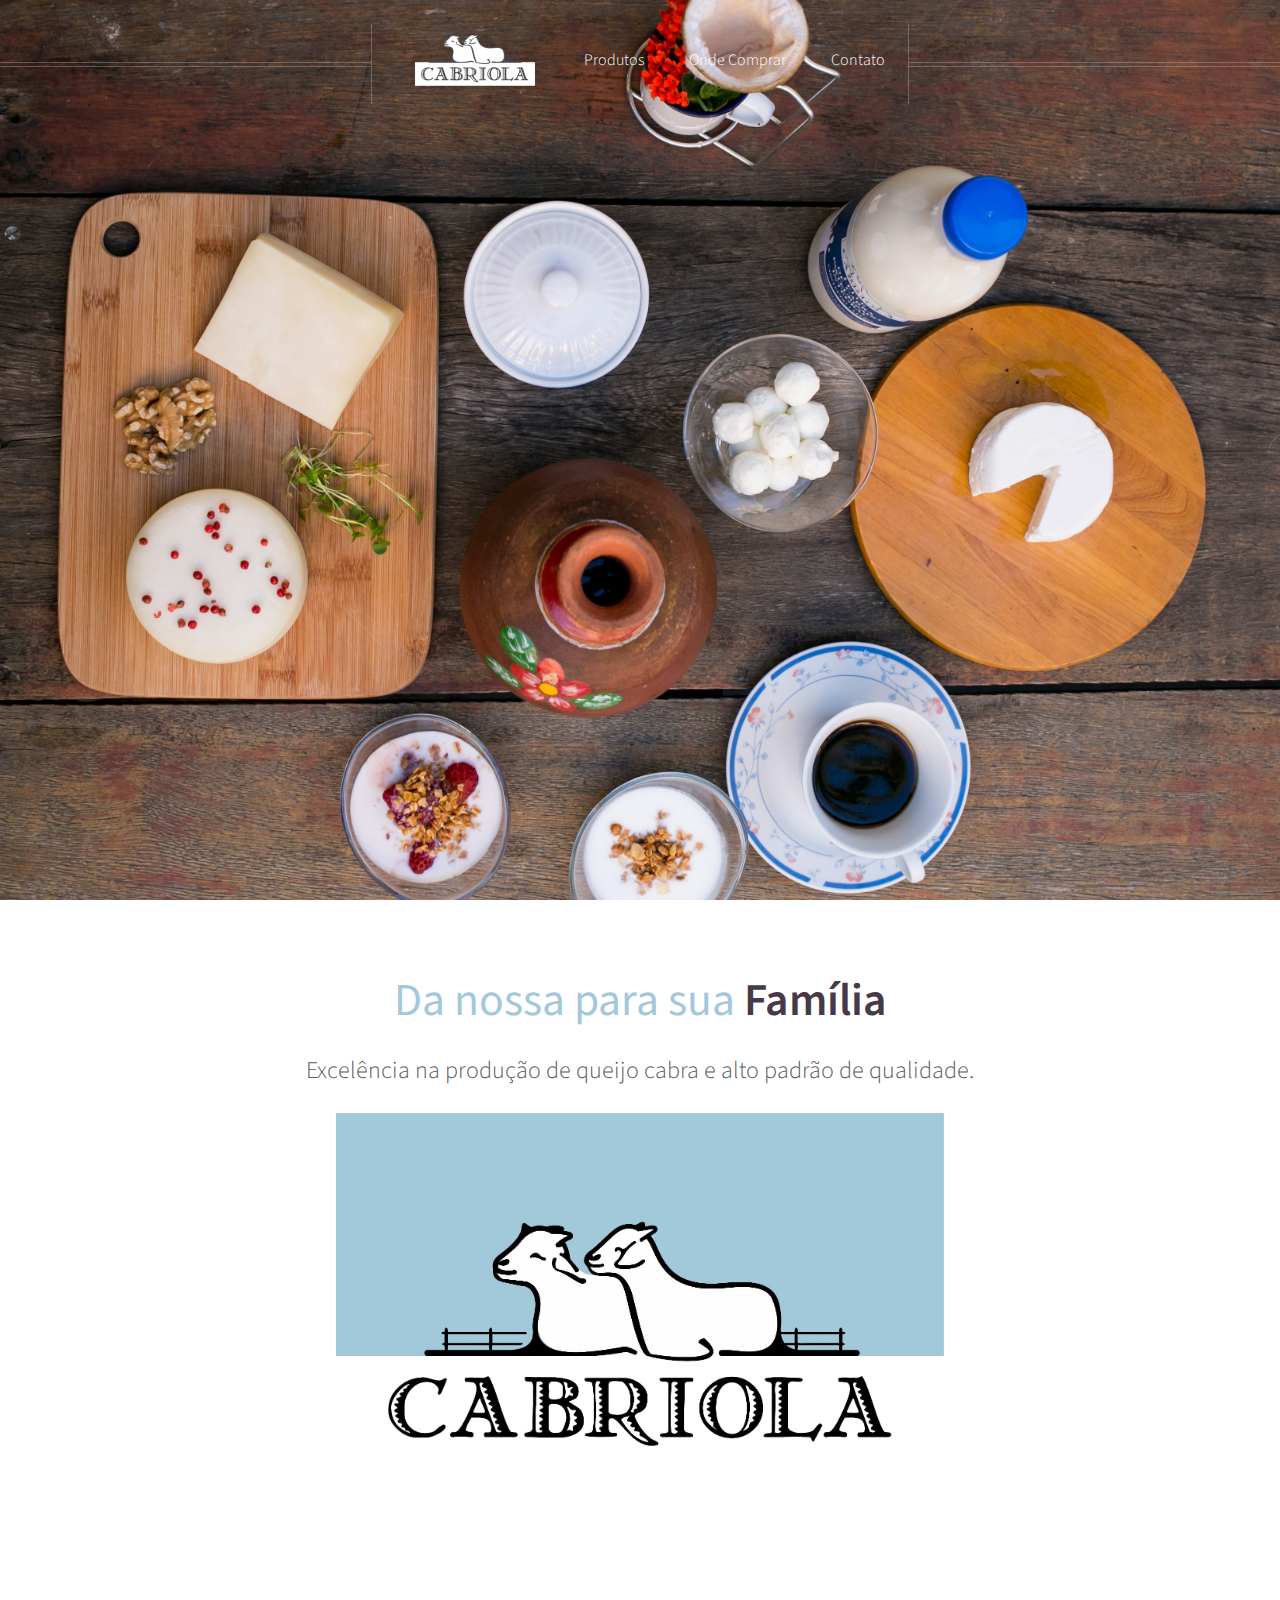
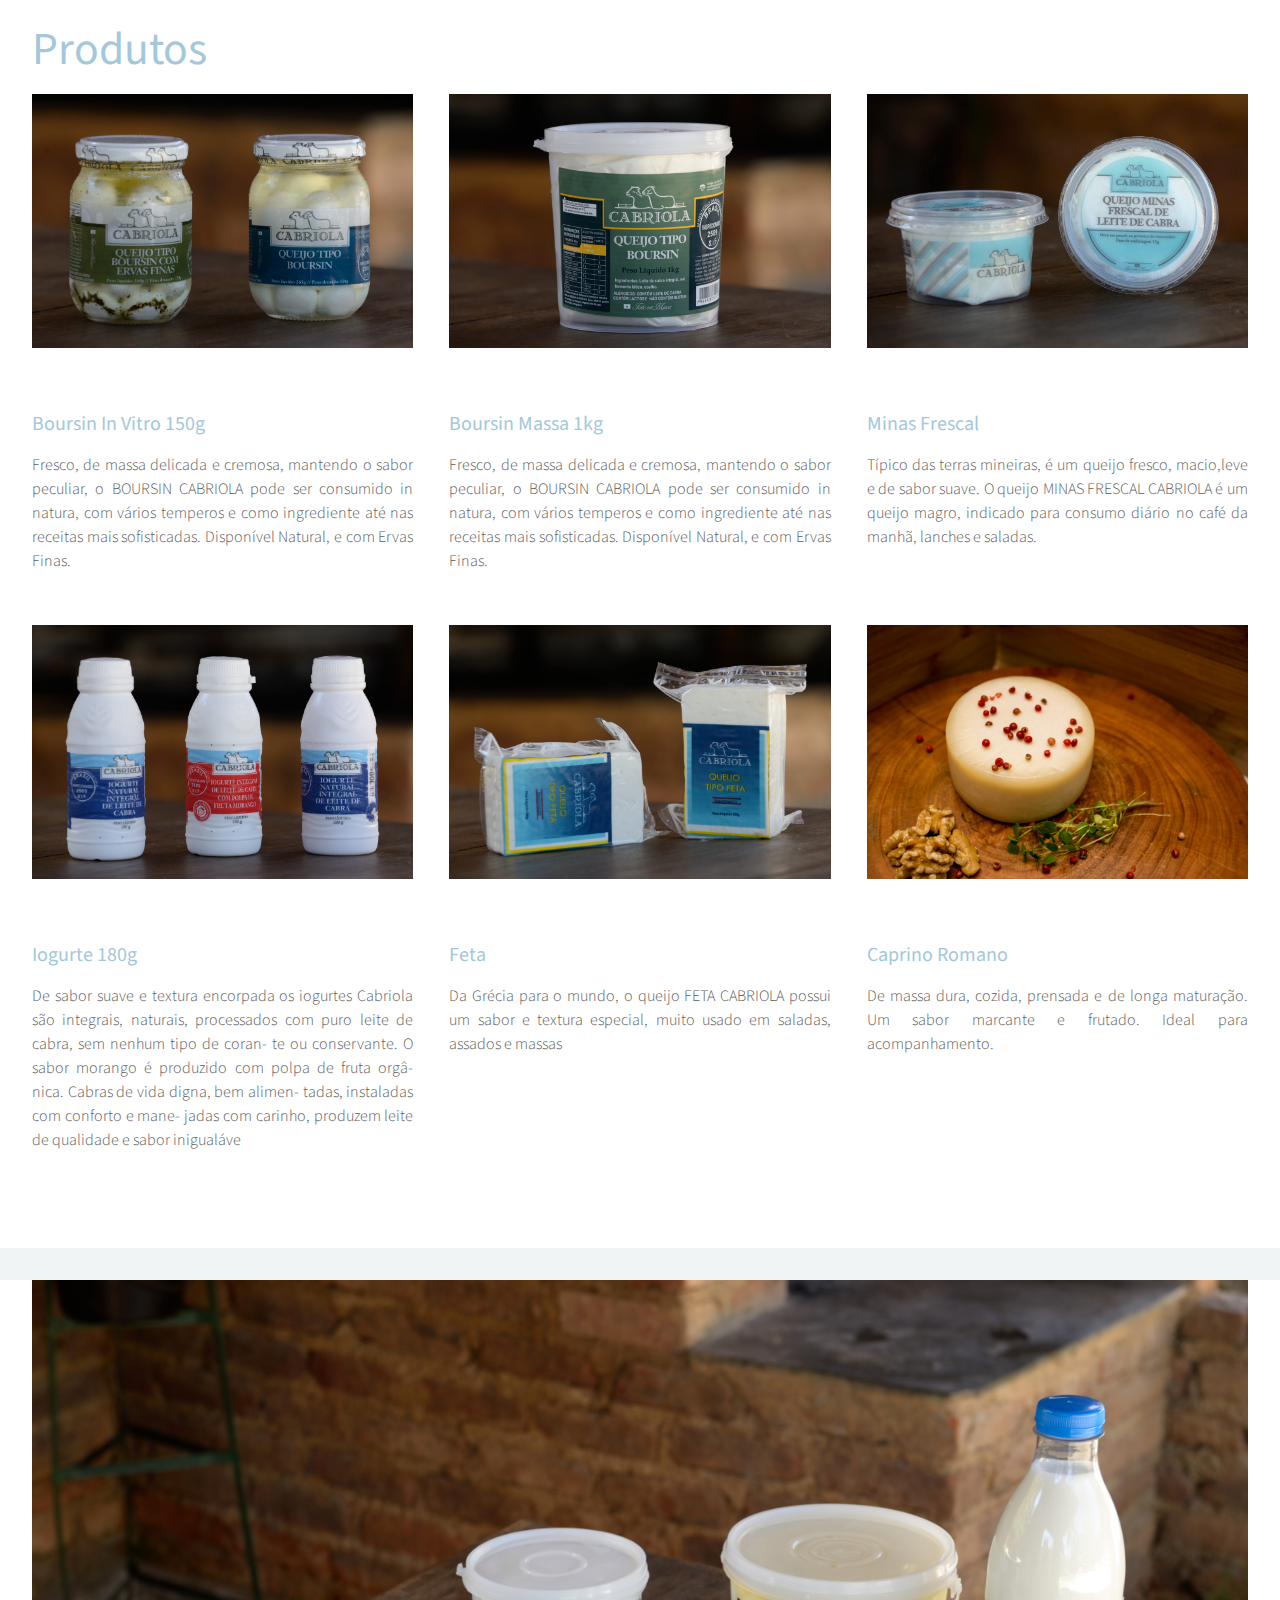
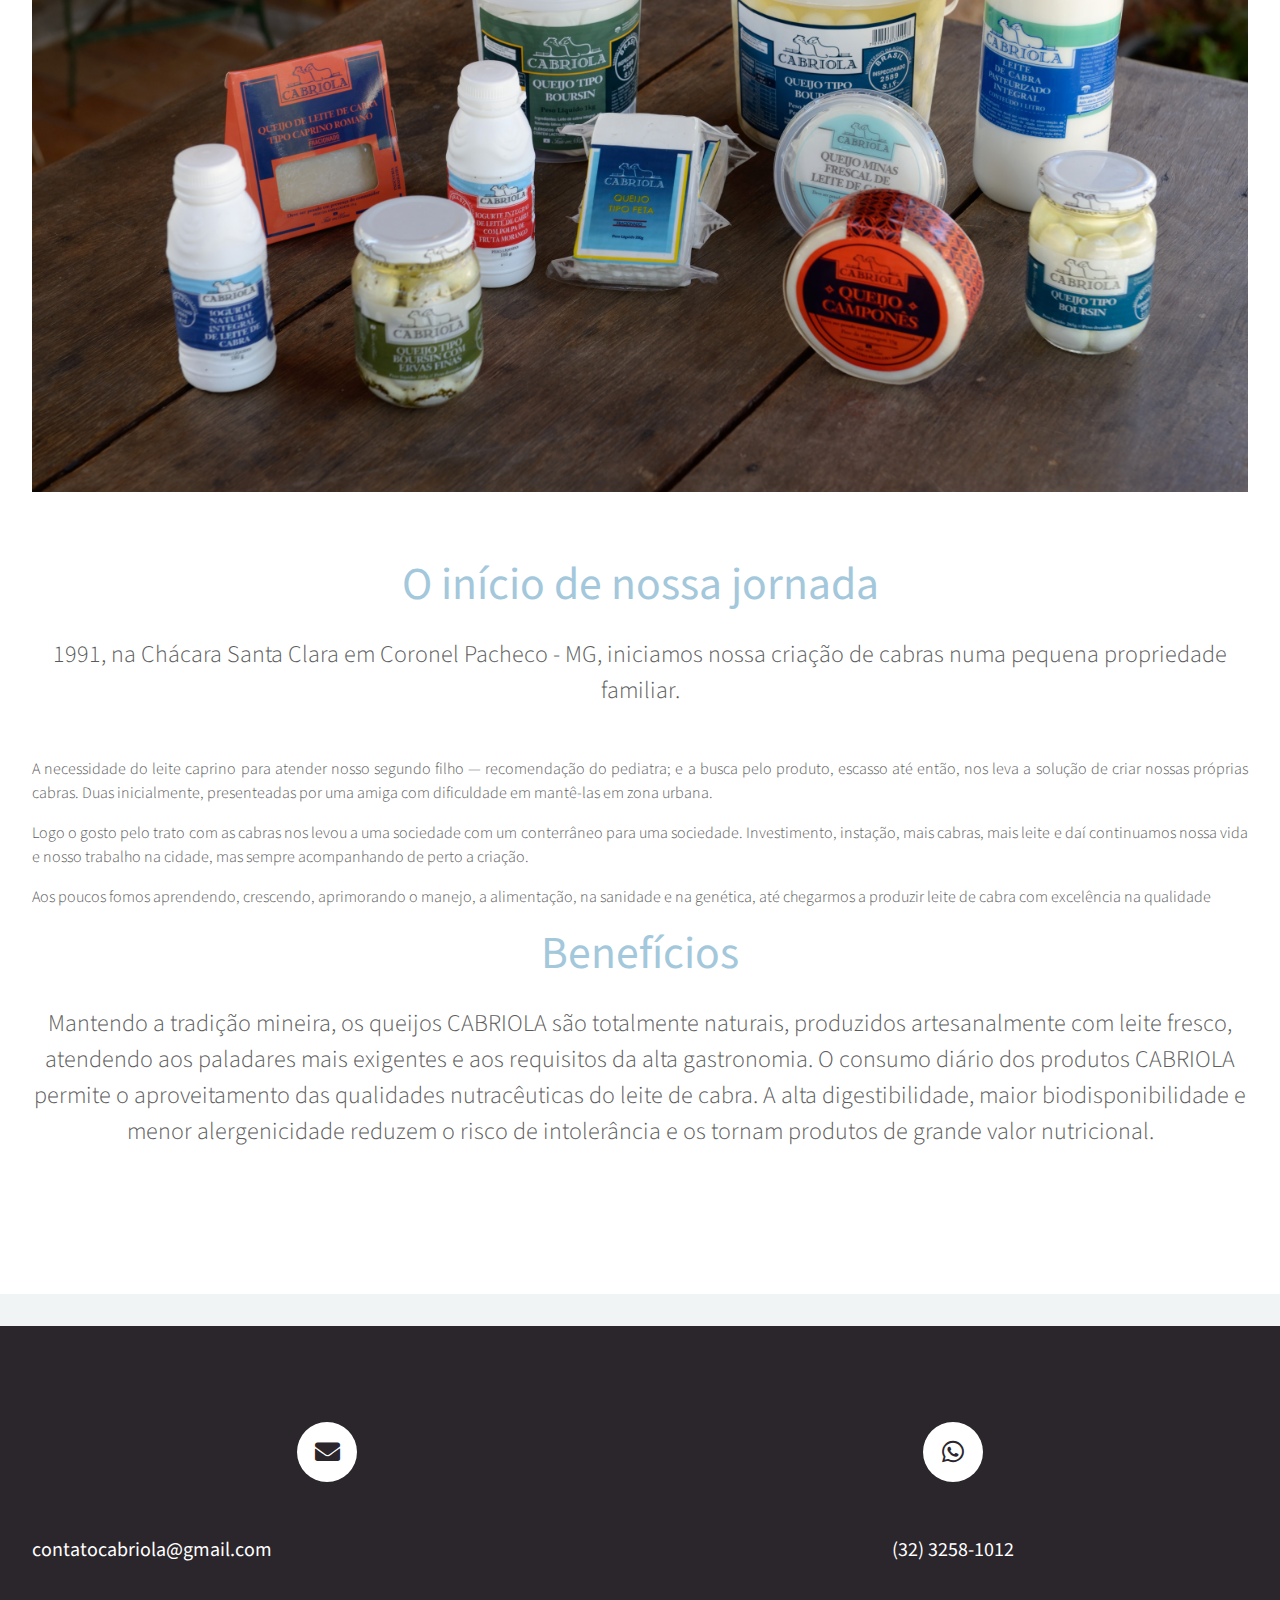
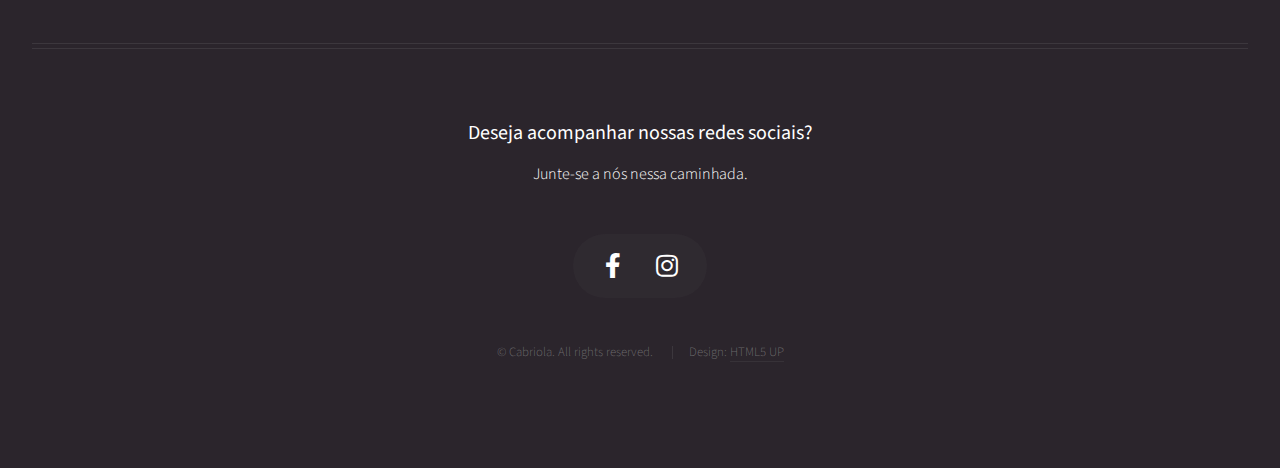
<file: index.html>
<!DOCTYPE HTML>
<html>

<head>
	<title>Cabriola</title>
	<meta charset="utf-8" />
	<meta name="viewport" content="width=device-width, initial-scale=1, user-scalable=no" />
	<link rel="stylesheet" href="assets/css/main.css" />
	<noscript>
		<link rel="stylesheet" href="assets/css/noscript.css" />
	</noscript>
</head>

<body class="homepage is-preload">
	<div id="page-wrapper">

		<!-- Header -->
		<div id="header">

			<!-- Inner -->
			<!-- <div class="inner">
							<header>
								<h1><a href="index.html" id="logo">Cabriola</a></h1>
								<hr />
								<p>Slogan...</p>
							</header>
						</div> -->

			<!-- Nav -->
			<nav id="nav">
				<ul>
					<li><a href="index.html"><img src="images/logo.png" alt=""></a></li>
					
					<!-- <li><a href="sobre.html">Sobre</a></li> -->
					<li><a href="#produto">Produtos</a></li>
					<li><a href="compras.html">Onde Comprar</a></li>
					<li><a href="#footer">Contato</a></li>
				</ul>
			</nav>

		</div>

		<!-- Banner -->
		<section id="banner">
			<header>
				
				<h2>Da nossa para sua <strong>Família</strong></h2>
				<p>Excelência na produção de queijo cabra e alto padrão de qualidade.
				</p><br>
				<img id="logo2" src="/images/logo2.jpeg">
				
			</header>
		</section>	
		<div class="wrapper style1">
			<header><h2 id="produto">Produtos</h2></header>
			<div class="container">
				<div class="row">
					<div class="col-4 col-12-mobile">
						<article>
							<a href="#" class="image featured"><img src="/images/pic03.JPG" alt="" /></a>
							<header>
								<h3><a href="#">Boursin In Vitro 150g</a></h3>
							</header>
							<p>Fresco, de massa delicada e cremosa, mantendo o sabor peculiar, o BOURSIN CABRIOLA pode ser consumido in natura,
								com vários temperos e como ingrediente até nas receitas mais sofisticadas. Disponível Natural, e com Ervas Finas.</p>
						</article>
					</div>
					<div class="col-4 col-12-mobile">
						<article>
							<a href="#" class="image featured"><img src="/images/pic02.JPG" alt="" /></a>
							<header>
								<h3><a href="#">Boursin Massa 1kg</a></h3>
							</header>
							<p>Fresco, de massa delicada e cremosa, mantendo o sabor peculiar, o BOURSIN CABRIOLA pode ser consumido in natura,
								com vários temperos e como ingrediente até nas receitas mais sofisticadas. Disponível Natural, e com Ervas Finas.</p>
						</article>
					</div>
					<!-- <div class="col-4 col-12-mobile">
						<article>
							<a href="#" class="image featured"><img src="/images/pic01.JPG" alt="" /></a>
							<header>
								<h3><a href="#">Boursin Bolinha 1kg</a></h3>
							</header>
							<p>Fresco, de massa delicada e cremosa, mantendo o sabor peculiar, o BOURSIN CABRIOLA pode ser consumido in natura,
								com vários temperos e como ingrediente até nas receitas mais sofisticadas. Disponível Natural, e com Ervas Finas.</p>
						</article>
					</div> -->
					<div class="col-4 col-12-mobile">
						<article>
							<a href="#" class="image featured"><img src="./images/pic08.JPG" alt="" /></a>
							<header>	
								<h3><a href="#">Minas Frescal</a></h3>
							</header>
							<p>Típico das terras mineiras, é um
								queijo fresco, macio,leve e de sabor
								suave. O queijo MINAS FRESCAL
								CABRIOLA é um queijo magro, indicado para consumo diário no café
								da manhã, lanches e saladas.</p>
						</article>
					</div>
				</div>
				<div class="row" style="margin-top: 1em;">

					<div class="col-4 col-12-mobile">
						<article>
							<a href="#" class="image featured"><img src="/images/pic04.JPG" alt="" /></a>
							<header>
								<h3><a href="#">Iogurte 180g</a></h3>
							</header>
							<p>De sabor suave e textura encorpada
								os iogurtes Cabriola são integrais,
								naturais, processados com puro leite
								de cabra, sem nenhum tipo de coran-
								te ou conservante. O sabor morango
								é produzido com polpa de fruta orgâ-
								nica. Cabras de vida digna, bem alimen-
								tadas, instaladas com conforto e mane-
								jadas com carinho, produzem leite de
								qualidade e sabor inigualáve</p>
						</article>
					</div>
					
					<div class="col-4 col-12-mobile">
						<article>
							<a href="#" class="image featured"><img src="/images/pic05.JPG" alt="" /></a>
							<header>
								<h3><a href="#">Feta</a></h3>
							</header>
							<p>Da Grécia para o mundo, o queijo
								FETA CABRIOLA possui um sabor
								e textura especial, muito usado em
								saladas, assados e massas</p>
						</article>
					</div>
					
					<div class="col-4 col-12-mobile">
						<article>
							<a href="#" class="image featured"><img src="/images/pic13.jpg" alt="" /></a>
							<header>
								<h3><a href="#">Caprino Romano</a></h3>
							</header>
							<p>De massa dura, cozida, prensada e de longa maturação. Um sabor marcante e frutado. Ideal para acompanhamento.</p>
						</article>
					</div>
					
					
				</div>
			</div>

		</div>
		<!-- <header><h2>Nossos Produtos</h2></header> -->
		<!-- Carousel -->
		<!-- <section class="carousel">
			<div class="reel">
				<article>
					<a href="#" class="image featured"><img src="./images/pic03.JPG" alt="" /></a>
					<header>
						<h3><a href="#">Boursin 250g</a></h3>
					</header>
					<p>Fresco, de massa delicada e cremosa, mantendo o sabor peculiar, o BOURSIN CABRIOLA pode ser consumido in natura,
						com vários temperos e como ingrediente até nas receitas mais sofisticadas. Disponível Natural, e com Ervas Finas.</p>
				</article>
				<article>
					<a href="#" class="image featured"><img src="./images/pic08.JPG" alt="" /></a>
					<header>
						<h3><a href="#">Minas Frescal</a></h3>
					</header>
					<p>Típico das terras mineiras, é um
						queijo fresco, macio,leve e de sabor
						suave. O queijo MINAS FRESCAL
						CABRIOLA é um queijo magro, indicado para consumo diário no café
						da manhã, lanches e saladas.</p>
				</article>
				<article>
					<a href="#" class="image featured"><img src="./images/pic01.JPG" alt="" /></a>
					<header>
						<h3><a href="#">Boursin</a></h3>
					</header>
					<p>Consumível in natura, com temperos e como ingredientes em receitas.</p>
				</article>

				<article>
					<a href="#" class="image featured"><img src="./images/pic02.JPG" alt="" /></a>
					<header>
						<h3><a href="#">Boursin com ervas</a></h3>
					</header>
					<p>Amplie a experiência com o incremento devido.</p>
				</article>



				<article>
					<a href="#" class="image featured"><img src="./images/pic04.JPG" alt="" /></a>
					<header>
						<h3><a href="#">Iogurte sabores</a></h3>
					</header>
					<p>Encorpado, sabor natural ou de Morango com polpa de fruta orgânica.</p>
				</article>

				<article>
					<a href="#" class="image featured"><img src="./images/pic05.JPG" alt="" /></a>
					<header>
						<h3><a href="#">Feta</a></h3>
					</header>
					<p>Commodo id natoque malesuada sollicitudin elit suscipit magna.</p>
				</article>

				<article>
					<a href="#" class="image featured"><img src="./images/pic07.JPG" alt="" /></a>
					<header>
						<h3><a href="#">Caprino Romano</a></h3>
					</header>
					<p>Incomparável sabor marcante e frutado.</p>
				</article>



				 <article>
					<a href="#" class="image featured"><img src="./images/pic10.JPG" alt="" /></a>
					<header>
						<h3><a href="#">Leite 1L</a></h3>
					</header>
					<p>Saboroso, integral e natural, processado com leite puro de cabra.</p>
				</article> 

			</div>
		</section> -->

		<!-- Main -->
		<div class="wrapper style2">

			<article id="main" class="container special">
				<a href="#" class="image featured"><img src="images/header.JPG" alt="" /></a>
				<header>
					<h2><a href="#">O início de nossa jornada</a></h2>
					<p>
						1991, na Chácara Santa Clara em Coronel Pacheco - MG, iniciamos nossa criação de
						cabras numa pequena propriedade familiar.
					</p>
				</header>
				<p>
					A necessidade do leite caprino para atender nosso segundo filho — recomendação do pediatra;
					e a busca pelo produto, escasso até então, nos leva a solução de criar nossas próprias cabras.
					Duas inicialmente, presenteadas por uma amiga com dificuldade em mantê-las em zona urbana.
				</p>
				<p>Logo o gosto pelo trato com as cabras nos levou a uma sociedade com um conterrâneo
					para uma sociedade. Investimento, instação, mais cabras, mais leite e daí continuamos nossa vida
					e nosso trabalho na cidade, mas sempre acompanhando de perto a criação.
				</p>
				<p>Aos poucos fomos aprendendo, crescendo, aprimorando o manejo, a alimentação, na sanidade e na
					genética,
					até chegarmos a produzir leite de cabra com excelência na qualidade</p>
				<!-- <footer>
					<a href="sobre.html" class="button">Saiba Mais</a>
				</footer> -->
				<header>
					<h2><a href="#">Benefícios</a></h2>

					<p>Mantendo a tradição mineira, os queijos CABRIOLA
						são totalmente naturais, produzidos artesanalmente
						com leite fresco, atendendo aos paladares mais exigentes
						e aos requisitos da alta gastronomia. O consumo diário
						dos produtos CABRIOLA permite o aproveitamento das
						qualidades nutracêuticas do leite de cabra. A alta digestibilidade, maior biodisponibilidade e menor alergenicidade reduzem o risco de intolerância e os tornam produtos de grande valor nutricional. </p>
				</header>
			</article>

		</div>

		<!-- Features -->
		<!--	<div class="wrapper style1">

					<section id="features" class="container special">
						<header>
							<h2>A NOSSA FAMÍLIA</h2>
							<p>Uma empresa de base familiar levando seus produtos para outras famílias.</p>
						</header>
						<div class="row">
							<article class="col-4 col-12-mobile special">
								<a href="#" class="image featured"><img src="images/pic07.jpg" alt="" /></a>
								<header>
									<h3><a href="#">Gravida aliquam penatibus</a></h3>
								</header>
								<p>
									Amet nullam fringilla nibh nulla convallis tique ante proin sociis accumsan lobortis. Auctor etiam
									porttitor phasellus tempus cubilia ultrices tempor sagittis. Nisl fermentum consequat integer interdum.
								</p>
							</article>
							<article class="col-4 col-12-mobile special">
								<a href="#" class="image featured"><img src="images/pic08.jpg" alt="" /></a>
								<header>
									<h3><a href="#">Sed quis rhoncus placerat</a></h3>
								</header>
								<p>
									Amet nullam fringilla nibh nulla convallis tique ante proin sociis accumsan lobortis. Auctor etiam
									porttitor phasellus tempus cubilia ultrices tempor sagittis. Nisl fermentum consequat integer interdum.
								</p>
							</article>
							<article class="col-4 col-12-mobile special">
								<a href="#" class="image featured"><img src="images/pic09.jpg" alt="" /></a>
								<header>
									<h3><a href="#">Magna laoreet et aliquam</a></h3>
								</header>
								<p>
									Amet nullam fringilla nibh nulla convallis tique ante proin sociis accumsan lobortis. Auctor etiam
									porttitor phasellus tempus cubilia ultrices tempor sagittis. Nisl fermentum consequat integer interdum.
								</p>
							</article>
						</div>
					</section>

				</div>
			-->
		<!-- Footer -->
		<div id="footer">
			<div class="container">
				<div class="row">

					<!-- Tweets -->
					<section class="col-6 col-12-mobile">
						<header>
							<h2 class="icon solid fa-envelope circled"><span class="label">Tweets</span></h2>
						</header>
						<ul class="divided">
							<li>
								<article class="tweet">
									<h3><a href="mailto:contatocabriola@gmail.com">contatocabriola@gmail.com</a></h3>
									<!-- <span class="timestamp">E-mail</span> -->
								</article>
							</li>
						</ul>
					</section>

					<!-- Posts -->
					<section class="col-6 col-12-mobile">
						<header>
							<h2 class="icon brands fa-whatsapp circled"><span class="label">Posts</span></h2>
						</header>
						<ul class="divided">
							<li>
								<article class="tweet">
									<h3 style="text-align: center;"><a href="https://api.whatsapp.com/send?phone=553232581012">(32) 3258-1012</a>
									</h3>
									<!-- <span class="timestamp">Whatsapp</span> -->
								</article>
							</li>
						</ul>
					</section>

					<!-- Photos -->
					<!-- <section class="col-4 col-12-mobile">
						<header>
							<h2 class="icon solid fa-camera circled"><span class="label">Photos</span></h2>
						</header>
						<div class="row gtr-25">
							<div class="col-6">
								<a href="#" class="image fit"><img src="/images/logo.png" alt="" /></a>
							</div>
							<div class="col-6">
								<a href="#" class="image fit"><img src="images/pic10.jpg" alt="" /></a>
							</div>
							<div class="col-6">
								<a href="#" class="image fit"><img src="images/pic10.jpg" alt="" /></a>
							</div>
							<div class="col-6">
								<a href="#" class="image fit"><img src="images/pic10.jpg" alt="" /></a>
							</div>
							<div class="col-6">
								<a href="#" class="image fit"><img src="images/pic10.jpg" alt="" /></a>
							</div>
							<div class="col-6">
								<a href="#" class="image fit"><img src="images/pic10.jpg" alt="" /></a>
							</div>
						</div>
					</section> -->

				</div>
				<hr />
				<div class="row">
					<div class="col-12">

						<!-- Contact -->
						<section class="contact">
							<header>
								<h3>Deseja acompanhar nossas redes sociais?</h3>
							</header>
							<p>Junte-se a nós nessa caminhada.</p>
							<ul class="icons">
								<li><a href="https://www.facebook.com/leiteriacabriola"
										class="icon brands fa-facebook-f"><span class="label">Facebook</span></a></li>
								<li><a href="https://www.instagram.com/leiteriacabriola/"
										class="icon brands fa-instagram"><span class="label">Instagram</span></a></li>

							</ul>
						</section>

						<!-- Copyright -->
						<div class="copyright">
							<ul class="menu">
								<li>&copy; Cabriola. All rights reserved.</li>
								<li>Design: <a href="#">HTML5 UP</a></li>
							</ul>
						</div>

					</div>

				</div>
			</div>
		</div>

	</div>

	<!-- Scripts -->
	<script src="assets/js/jquery.min.js"></script>
	<script src="assets/js/jquery.dropotron.min.js"></script>
	<script src="assets/js/jquery.scrolly.min.js"></script>
	<script src="assets/js/jquery.scrollex.min.js"></script>
	<script src="assets/js/browser.min.js"></script>
	<script src="assets/js/breakpoints.min.js"></script>
	<script src="assets/js/util.js"></script>
	<script src="assets/js/main.js"></script>

</body>

</html>
</file>
<file: assets/css/noscript.css>
/* Carousel */

	.carousel {
		overflow-x: auto;
	}

/* Header */

	body.homepage.is-preload #header:after {
		opacity: 0;
	}
</file>
<file: assets/css/main.css>
@import url("https://fonts.googleapis.com/css?family=Source+Sans+Pro:300,300italic,400,400italic,600");
@import url("fontawesome-all.min.css");

html, body, div, span, applet, object,
iframe, h1, h2, h3, h4, h5, h6, p, blockquote,
pre, a, abbr, acronym, address, big, cite,
code, del, dfn, em, img, ins, kbd, q, s, samp,
small, strike, strong, sub, sup, tt, var, b,
u, i, center, dl, dt, dd, ol, ul, li, fieldset,
form, label, legend, table, caption, tbody,
tfoot, thead, tr, th, td, article, aside,
canvas, details, embed, figure, figcaption,
footer, header, hgroup, menu, nav, output, ruby,
section, summary, time, mark, audio, video {
	margin: 0;
	padding: 0;
	border: 0;
	font-size: 100%;
	font: inherit;
	vertical-align: baseline;}

article, aside, details, figcaption, figure,
footer, header, hgroup, menu, nav, section {
	display: block;}

body {
	line-height: 1;
}

ol, ul {
	list-style: none;
}

blockquote, q {
	quotes: none;
}

	blockquote:before, blockquote:after, q:before, q:after {
		content: '';
		content: none;
	}

table {
	border-collapse: collapse;
	border-spacing: 0;
}

body {
	-webkit-text-size-adjust: none;
}

mark {
	background-color: transparent;
	color: inherit;
}

input::-moz-focus-inner {
	border: 0;
	padding: 0;
}

input, select, textarea {
	-moz-appearance: none;
	-webkit-appearance: none;
	-ms-appearance: none;
	appearance: none;
}

/* Basic */

	html {
		box-sizing: border-box;
	}

	*, *:before, *:after {
		box-sizing: inherit;
	}

	body {
		background: #f0f4f4;
		color: #5b5b5b;
		font-size: 15pt;
		line-height: 1.85em;
		font-family: 'Source Sans Pro', sans-serif;
		font-weight: 300;
	}

		body.is-preload *, body.is-preload *:before, body.is-preload *:after {
			-moz-animation: none !important;
			-webkit-animation: none !important;
			-ms-animation: none !important;
			animation: none !important;
			-moz-transition: none !important;
			-webkit-transition: none !important;
			-ms-transition: none !important;
			transition: none !important;
		}

	input, textarea, select {
		font-size: 15pt;
		line-height: 1.85em;
		font-family: 'Source Sans Pro', sans-serif;
		font-weight: 300;
	}

	h1, h2, h3, h4, h5, h6 {
		font-weight: 400;
		color: #A3C7DB;
		line-height: 1.25em;
	}

	h1 a, h2 a, h3 a, h4 a, h5 a, h6 a {
		color: inherit;
		text-decoration: none;
		border-bottom-color: transparent;
	}

	h1 strong, h2 strong, h3 strong, h4 strong, h5 strong, h6 strong {
		font-weight: 600;
	}

	h2 {
		font-size: 2.85em;
	}

	h3 {
		font-size: 1.25em;
	}

	h4 {
		font-size: 1em;
		margin: 0 0 0.25em 0;
	}

	strong, b {
		font-weight: 400;
		color: #483949;
	}

	em, i {
		font-style: italic;
	}

	a {
		color: inherit;
		border-bottom: solid 1px rgba(128, 128, 128, 0.15);
		text-decoration: none;
		-moz-transition: background-color 0.35s ease-in-out, color 0.35s ease-in-out, border-bottom-color 0.35s ease-in-out;
		-webkit-transition: background-color 0.35s ease-in-out, color 0.35s ease-in-out, border-bottom-color 0.35s ease-in-out;
		-ms-transition: background-color 0.35s ease-in-out, color 0.35s ease-in-out, border-bottom-color 0.35s ease-in-out;
		transition: background-color 0.35s ease-in-out, color 0.35s ease-in-out, border-bottom-color 0.35s ease-in-out;
	}

		a:hover {
			color: #ef8376;
			border-bottom-color: transparent;
		}

	sub {
		position: relative;
		top: 0.5em;
		font-size: 0.8em;
	}

	sup {
		position: relative;
		top: -0.5em;
		font-size: 0.8em;
	}

	blockquote {
		border-left: solid 0.5em #ddd;
		padding: 1em 0 1em 2em;
		font-style: italic;
	}

	p, ul, ol, dl, table {
		margin-bottom: 1em;
	}

	p {
		text-align: justify;
	}

	br.clear {
		clear: both;
	}

	hr {
		position: relative;
		display: block;
		border: 0;
		top: 4.5em;
		margin-bottom: 9em;
		height: 6px;
		border-top: solid 1px rgba(128, 128, 128, 0.2);
		border-bottom: solid 1px rgba(128, 128, 128, 0.2);
	}

		hr:before, hr:after {
			content: '';
			position: absolute;
			top: -8px;
			display: block;
			width: 1px;
			height: 21px;
			background: rgba(128, 128, 128, 0.2);
		}

		hr:before {
			left: -1px;
		}

		hr:after {
			right: -1px;
		}

	.timestamp {
		color: rgba(128, 128, 128, 0.75);
		font-size: 0.8em;
	}

/* Container */

	.container {
		margin: 0 auto;
		max-width: 100%;
		width: 1400px;
	}

		@media screen and (max-width: 1680px) {

			.container {
				width: 1200px;
			}

		}

		@media screen and (max-width: 1280px) {

			.container {
				width: 100%;
			}

		}

		@media screen and (max-width: 960px) {

			.container {
				width: 100%;
			}

		}

		@media screen and (max-width: 840px) {

			.container {
				width: 100%;
			}

		}

		@media screen and (max-width: 736px) {

			.container {
				width: 100%;
			}

		}

/* Row */

	.row {
		display: flex;
		flex-wrap: wrap;
		box-sizing: border-box;
		align-items: stretch;
	}

		.row > * {
			box-sizing: border-box;
		}

		.row.gtr-uniform > * > :last-child {
			margin-bottom: 0;
		}

		.row.aln-left {
			justify-content: flex-start;
		}

		.row.aln-center {
			justify-content: center;
		}

		.row.aln-right {
			justify-content: flex-end;
		}

		.row.aln-top {
			align-items: flex-start;
		}

		.row.aln-middle {
			align-items: center;
		}

		.row.aln-bottom {
			align-items: flex-end;
		}

		.row > .imp {
			order: -1;
		}

		.row > .col-1 {
			width: 8.33333%;
		}

		.row > .off-1 {
			margin-left: 8.33333%;
		}

		.row > .col-2 {
			width: 16.66667%;
		}

		.row > .off-2 {
			margin-left: 16.66667%;
		}

		.row > .col-3 {
			width: 25%;
		}

		.row > .off-3 {
			margin-left: 25%;
		}

		.row > .col-4 {
			width: 33.33333%;
		}

		.row > .off-4 {
			margin-left: 33.33333%;
		}

		.row > .col-5 {
			width: 41.66667%;
		}

		.row > .off-5 {
			margin-left: 41.66667%;
		}

		.row > .col-6 {
			width: 50%;
		}

		.row > .off-6 {
			margin-left: 50%;
		}

		.row > .col-7 {
			width: 58.33333%;
		}

		.row > .off-7 {
			margin-left: 58.33333%;
		}

		.row > .col-8 {
			width: 66.66667%;
		}

		.row > .off-8 {
			margin-left: 66.66667%;
		}

		.row > .col-9 {
			width: 75%;
		}

		.row > .off-9 {
			margin-left: 75%;
		}

		.row > .col-10 {
			width: 83.33333%;
		}

		.row > .off-10 {
			margin-left: 83.33333%;
		}

		.row > .col-11 {
			width: 91.66667%;
		}

		.row > .off-11 {
			margin-left: 91.66667%;
		}

		.row > .col-12 {
			width: 100%;
		}

		.row > .off-12 {
			margin-left: 100%;
		}

		.row.gtr-0 {
			margin-top: 0px;
			margin-left: 0px;
		}

			.row.gtr-0 > * {
				padding: 0px 0 0 0px;
			}

			.row.gtr-0.gtr-uniform {
				margin-top: 0px;
			}

				.row.gtr-0.gtr-uniform > * {
					padding-top: 0px;
				}

		.row.gtr-25 {
			margin-top: -10px;
			margin-left: -10px;
		}

			.row.gtr-25 > * {
				padding: 10px 0 0 10px;
			}

			.row.gtr-25.gtr-uniform {
				margin-top: -10px;
			}

				.row.gtr-25.gtr-uniform > * {
					padding-top: 10px;
				}

		.row.gtr-50 {
			margin-top: -20px;
			margin-left: -20px;
		}

			.row.gtr-50 > * {
				padding: 20px 0 0 20px;
			}

			.row.gtr-50.gtr-uniform {
				margin-top: -20px;
			}

				.row.gtr-50.gtr-uniform > * {
					padding-top: 20px;
				}

		.row {
			margin-top: -40px;
			margin-left: -40px;
		}

			.row > * {
				padding: 40px 0 0 40px;
			}

			.row.gtr-uniform {
				margin-top: -40px;
			}

				.row.gtr-uniform > * {
					padding-top: 40px;
				}

		.row.gtr-150 {
			margin-top: -60px;
			margin-left: -60px;
		}

			.row.gtr-150 > * {
				padding: 60px 0 0 60px;
			}

			.row.gtr-150.gtr-uniform {
				margin-top: -60px;
			}

				.row.gtr-150.gtr-uniform > * {
					padding-top: 60px;
				}

		.row.gtr-200 {
			margin-top: -80px;
			margin-left: -80px;
		}

			.row.gtr-200 > * {
				padding: 80px 0 0 80px;
			}

			.row.gtr-200.gtr-uniform {
				margin-top: -80px;
			}

				.row.gtr-200.gtr-uniform > * {
					padding-top: 80px;
				}

		@media screen and (max-width: 1680px) {

			.row {
				display: flex;
				flex-wrap: wrap;
				box-sizing: border-box;
				align-items: stretch;
			}

				.row > * {
					box-sizing: border-box;
				}

				.row.gtr-uniform > * > :last-child {
					margin-bottom: 0;
				}

				.row.aln-left {
					justify-content: flex-start;
				}

				.row.aln-center {
					justify-content: center;
				}

				.row.aln-right {
					justify-content: flex-end;
				}

				.row.aln-top {
					align-items: flex-start;
				}

				.row.aln-middle {
					align-items: center;
				}

				.row.aln-bottom {
					align-items: flex-end;
				}

				.row > .imp-wide {
					order: -1;
				}

				.row > .col-1-wide {
					width: 8.33333%;
				}

				.row > .off-1-wide {
					margin-left: 8.33333%;
				}

				.row > .col-2-wide {
					width: 16.66667%;
				}

				.row > .off-2-wide {
					margin-left: 16.66667%;
				}

				.row > .col-3-wide {
					width: 25%;
				}

				.row > .off-3-wide {
					margin-left: 25%;
				}

				.row > .col-4-wide {
					width: 33.33333%;
				}

				.row > .off-4-wide {
					margin-left: 33.33333%;
				}

				.row > .col-5-wide {
					width: 41.66667%;
				}

				.row > .off-5-wide {
					margin-left: 41.66667%;
				}

				.row > .col-6-wide {
					width: 50%;
				}

				.row > .off-6-wide {
					margin-left: 50%;
				}

				.row > .col-7-wide {
					width: 58.33333%;
				}

				.row > .off-7-wide {
					margin-left: 58.33333%;
				}

				.row > .col-8-wide {
					width: 66.66667%;
				}

				.row > .off-8-wide {
					margin-left: 66.66667%;
				}

				.row > .col-9-wide {
					width: 75%;
				}

				.row > .off-9-wide {
					margin-left: 75%;
				}

				.row > .col-10-wide {
					width: 83.33333%;
				}

				.row > .off-10-wide {
					margin-left: 83.33333%;
				}

				.row > .col-11-wide {
					width: 91.66667%;
				}

				.row > .off-11-wide {
					margin-left: 91.66667%;
				}

				.row > .col-12-wide {
					width: 100%;
				}

				.row > .off-12-wide {
					margin-left: 100%;
				}

				.row.gtr-0 {
					margin-top: 0px;
					margin-left: 0px;
				}

					.row.gtr-0 > * {
						padding: 0px 0 0 0px;
					}

					.row.gtr-0.gtr-uniform {
						margin-top: 0px;
					}

						.row.gtr-0.gtr-uniform > * {
							padding-top: 0px;
						}

				.row.gtr-25 {
					margin-top: -10px;
					margin-left: -10px;
				}

					.row.gtr-25 > * {
						padding: 10px 0 0 10px;
					}

					.row.gtr-25.gtr-uniform {
						margin-top: -10px;
					}

						.row.gtr-25.gtr-uniform > * {
							padding-top: 10px;
						}

				.row.gtr-50 {
					margin-top: -20px;
					margin-left: -20px;
				}

					.row.gtr-50 > * {
						padding: 20px 0 0 20px;
					}

					.row.gtr-50.gtr-uniform {
						margin-top: -20px;
					}

						.row.gtr-50.gtr-uniform > * {
							padding-top: 20px;
						}

				.row {
					margin-top: -40px;
					margin-left: -40px;
				}

					.row > * {
						padding: 40px 0 0 40px;
					}

					.row.gtr-uniform {
						margin-top: -40px;
					}

						.row.gtr-uniform > * {
							padding-top: 40px;
						}

				.row.gtr-150 {
					margin-top: -60px;
					margin-left: -60px;
				}

					.row.gtr-150 > * {
						padding: 60px 0 0 60px;
					}

					.row.gtr-150.gtr-uniform {
						margin-top: -60px;
					}

						.row.gtr-150.gtr-uniform > * {
							padding-top: 60px;
						}

				.row.gtr-200 {
					margin-top: -80px;
					margin-left: -80px;
				}

					.row.gtr-200 > * {
						padding: 80px 0 0 80px;
					}

					.row.gtr-200.gtr-uniform {
						margin-top: -80px;
					}

						.row.gtr-200.gtr-uniform > * {
							padding-top: 80px;
						}

		}

		@media screen and (max-width: 1280px) {

			.row {
				display: flex;
				flex-wrap: wrap;
				box-sizing: border-box;
				align-items: stretch;
			}

				.row > * {
					box-sizing: border-box;
				}

				.row.gtr-uniform > * > :last-child {
					margin-bottom: 0;
				}

				.row.aln-left {
					justify-content: flex-start;
				}

				.row.aln-center {
					justify-content: center;
				}

				.row.aln-right {
					justify-content: flex-end;
				}

				.row.aln-top {
					align-items: flex-start;
				}

				.row.aln-middle {
					align-items: center;
				}

				.row.aln-bottom {
					align-items: flex-end;
				}

				.row > .imp-normal {
					order: -1;
				}

				.row > .col-1-normal {
					width: 8.33333%;
				}

				.row > .off-1-normal {
					margin-left: 8.33333%;
				}

				.row > .col-2-normal {
					width: 16.66667%;
				}

				.row > .off-2-normal {
					margin-left: 16.66667%;
				}

				.row > .col-3-normal {
					width: 25%;
				}

				.row > .off-3-normal {
					margin-left: 25%;
				}

				.row > .col-4-normal {
					width: 33.33333%;
				}

				.row > .off-4-normal {
					margin-left: 33.33333%;
				}

				.row > .col-5-normal {
					width: 41.66667%;
				}

				.row > .off-5-normal {
					margin-left: 41.66667%;
				}

				.row > .col-6-normal {
					width: 50%;
				}

				.row > .off-6-normal {
					margin-left: 50%;
				}

				.row > .col-7-normal {
					width: 58.33333%;
				}

				.row > .off-7-normal {
					margin-left: 58.33333%;
				}

				.row > .col-8-normal {
					width: 66.66667%;
				}

				.row > .off-8-normal {
					margin-left: 66.66667%;
				}

				.row > .col-9-normal {
					width: 75%;
				}

				.row > .off-9-normal {
					margin-left: 75%;
				}

				.row > .col-10-normal {
					width: 83.33333%;
				}

				.row > .off-10-normal {
					margin-left: 83.33333%;
				}

				.row > .col-11-normal {
					width: 91.66667%;
				}

				.row > .off-11-normal {
					margin-left: 91.66667%;
				}

				.row > .col-12-normal {
					width: 100%;
				}

				.row > .off-12-normal {
					margin-left: 100%;
				}

				.row.gtr-0 {
					margin-top: 0px;
					margin-left: 0px;
				}

					.row.gtr-0 > * {
						padding: 0px 0 0 0px;
					}

					.row.gtr-0.gtr-uniform {
						margin-top: 0px;
					}

						.row.gtr-0.gtr-uniform > * {
							padding-top: 0px;
						}

				.row.gtr-25 {
					margin-top: -9px;
					margin-left: -9px;
				}

					.row.gtr-25 > * {
						padding: 9px 0 0 9px;
					}

					.row.gtr-25.gtr-uniform {
						margin-top: -9px;
					}

						.row.gtr-25.gtr-uniform > * {
							padding-top: 9px;
						}

				.row.gtr-50 {
					margin-top: -18px;
					margin-left: -18px;
				}

					.row.gtr-50 > * {
						padding: 18px 0 0 18px;
					}

					.row.gtr-50.gtr-uniform {
						margin-top: -18px;
					}

						.row.gtr-50.gtr-uniform > * {
							padding-top: 18px;
						}

				.row {
					margin-top: -36px;
					margin-left: -36px;
				}

					.row > * {
						padding: 36px 0 0 36px;
					}

					.row.gtr-uniform {
						margin-top: -36px;
					}

						.row.gtr-uniform > * {
							padding-top: 36px;
						}

				.row.gtr-150 {
					margin-top: -54px;
					margin-left: -54px;
				}

					.row.gtr-150 > * {
						padding: 54px 0 0 54px;
					}

					.row.gtr-150.gtr-uniform {
						margin-top: -54px;
					}

						.row.gtr-150.gtr-uniform > * {
							padding-top: 54px;
						}

				.row.gtr-200 {
					margin-top: -72px;
					margin-left: -72px;
				}

					.row.gtr-200 > * {
						padding: 72px 0 0 72px;
					}

					.row.gtr-200.gtr-uniform {
						margin-top: -72px;
					}

						.row.gtr-200.gtr-uniform > * {
							padding-top: 72px;
						}

		}

		@media screen and (max-width: 960px) {

			.row {
				display: flex;
				flex-wrap: wrap;
				box-sizing: border-box;
				align-items: stretch;
			}

				.row > * {
					box-sizing: border-box;
				}

				.row.gtr-uniform > * > :last-child {
					margin-bottom: 0;
				}

				.row.aln-left {
					justify-content: flex-start;
				}

				.row.aln-center {
					justify-content: center;
				}

				.row.aln-right {
					justify-content: flex-end;
				}

				.row.aln-top {
					align-items: flex-start;
				}

				.row.aln-middle {
					align-items: center;
				}

				.row.aln-bottom {
					align-items: flex-end;
				}

				.row > .imp-narrow {
					order: -1;
				}

				.row > .col-1-narrow {
					width: 8.33333%;
				}

				.row > .off-1-narrow {
					margin-left: 8.33333%;
				}

				.row > .col-2-narrow {
					width: 16.66667%;
				}

				.row > .off-2-narrow {
					margin-left: 16.66667%;
				}

				.row > .col-3-narrow {
					width: 25%;
				}

				.row > .off-3-narrow {
					margin-left: 25%;
				}

				.row > .col-4-narrow {
					width: 33.33333%;
				}

				.row > .off-4-narrow {
					margin-left: 33.33333%;
				}

				.row > .col-5-narrow {
					width: 41.66667%;
				}

				.row > .off-5-narrow {
					margin-left: 41.66667%;
				}

				.row > .col-6-narrow {
					width: 50%;
				}

				.row > .off-6-narrow {
					margin-left: 50%;
				}

				.row > .col-7-narrow {
					width: 58.33333%;
				}

				.row > .off-7-narrow {
					margin-left: 58.33333%;
				}

				.row > .col-8-narrow {
					width: 66.66667%;
				}

				.row > .off-8-narrow {
					margin-left: 66.66667%;
				}

				.row > .col-9-narrow {
					width: 75%;
				}

				.row > .off-9-narrow {
					margin-left: 75%;
				}

				.row > .col-10-narrow {
					width: 83.33333%;
				}

				.row > .off-10-narrow {
					margin-left: 83.33333%;
				}

				.row > .col-11-narrow {
					width: 91.66667%;
				}

				.row > .off-11-narrow {
					margin-left: 91.66667%;
				}

				.row > .col-12-narrow {
					width: 100%;
				}

				.row > .off-12-narrow {
					margin-left: 100%;
				}

				.row.gtr-0 {
					margin-top: 0px;
					margin-left: 0px;
				}

					.row.gtr-0 > * {
						padding: 0px 0 0 0px;
					}

					.row.gtr-0.gtr-uniform {
						margin-top: 0px;
					}

						.row.gtr-0.gtr-uniform > * {
							padding-top: 0px;
						}

				.row.gtr-25 {
					margin-top: -8px;
					margin-left: -8px;
				}

					.row.gtr-25 > * {
						padding: 8px 0 0 8px;
					}

					.row.gtr-25.gtr-uniform {
						margin-top: -8px;
					}

						.row.gtr-25.gtr-uniform > * {
							padding-top: 8px;
						}

				.row.gtr-50 {
					margin-top: -16px;
					margin-left: -16px;
				}

					.row.gtr-50 > * {
						padding: 16px 0 0 16px;
					}

					.row.gtr-50.gtr-uniform {
						margin-top: -16px;
					}

						.row.gtr-50.gtr-uniform > * {
							padding-top: 16px;
						}

				.row {
					margin-top: -32px;
					margin-left: -32px;
				}

					.row > * {
						padding: 32px 0 0 32px;
					}

					.row.gtr-uniform {
						margin-top: -32px;
					}

						.row.gtr-uniform > * {
							padding-top: 32px;
						}

				.row.gtr-150 {
					margin-top: -48px;
					margin-left: -48px;
				}

					.row.gtr-150 > * {
						padding: 48px 0 0 48px;
					}

					.row.gtr-150.gtr-uniform {
						margin-top: -48px;
					}

						.row.gtr-150.gtr-uniform > * {
							padding-top: 48px;
						}

				.row.gtr-200 {
					margin-top: -64px;
					margin-left: -64px;
				}

					.row.gtr-200 > * {
						padding: 64px 0 0 64px;
					}

					.row.gtr-200.gtr-uniform {
						margin-top: -64px;
					}

						.row.gtr-200.gtr-uniform > * {
							padding-top: 64px;
						}

		}

		@media screen and (max-width: 840px) {

			.row {
				display: flex;
				flex-wrap: wrap;
				box-sizing: border-box;
				align-items: stretch;
			}

				.row > * {
					box-sizing: border-box;
				}

				.row.gtr-uniform > * > :last-child {
					margin-bottom: 0;
				}

				.row.aln-left {
					justify-content: flex-start;
				}

				.row.aln-center {
					justify-content: center;
				}

				.row.aln-right {
					justify-content: flex-end;
				}

				.row.aln-top {
					align-items: flex-start;
				}

				.row.aln-middle {
					align-items: center;
				}

				.row.aln-bottom {
					align-items: flex-end;
				}

				.row > .imp-narrower {
					order: -1;
				}

				.row > .col-1-narrower {
					width: 8.33333%;
				}

				.row > .off-1-narrower {
					margin-left: 8.33333%;
				}

				.row > .col-2-narrower {
					width: 16.66667%;
				}

				.row > .off-2-narrower {
					margin-left: 16.66667%;
				}

				.row > .col-3-narrower {
					width: 25%;
				}

				.row > .off-3-narrower {
					margin-left: 25%;
				}

				.row > .col-4-narrower {
					width: 33.33333%;
				}

				.row > .off-4-narrower {
					margin-left: 33.33333%;
				}

				.row > .col-5-narrower {
					width: 41.66667%;
				}

				.row > .off-5-narrower {
					margin-left: 41.66667%;
				}

				.row > .col-6-narrower {
					width: 50%;
				}

				.row > .off-6-narrower {
					margin-left: 50%;
				}

				.row > .col-7-narrower {
					width: 58.33333%;
				}

				.row > .off-7-narrower {
					margin-left: 58.33333%;
				}

				.row > .col-8-narrower {
					width: 66.66667%;
				}

				.row > .off-8-narrower {
					margin-left: 66.66667%;
				}

				.row > .col-9-narrower {
					width: 75%;
				}

				.row > .off-9-narrower {
					margin-left: 75%;
				}

				.row > .col-10-narrower {
					width: 83.33333%;
				}

				.row > .off-10-narrower {
					margin-left: 83.33333%;
				}

				.row > .col-11-narrower {
					width: 91.66667%;
				}

				.row > .off-11-narrower {
					margin-left: 91.66667%;
				}

				.row > .col-12-narrower {
					width: 100%;
				}

				.row > .off-12-narrower {
					margin-left: 100%;
				}

				.row.gtr-0 {
					margin-top: 0px;
					margin-left: 0px;
				}

					.row.gtr-0 > * {
						padding: 0px 0 0 0px;
					}

					.row.gtr-0.gtr-uniform {
						margin-top: 0px;
					}

						.row.gtr-0.gtr-uniform > * {
							padding-top: 0px;
						}

				.row.gtr-25 {
					margin-top: -8px;
					margin-left: -8px;
				}

					.row.gtr-25 > * {
						padding: 8px 0 0 8px;
					}

					.row.gtr-25.gtr-uniform {
						margin-top: -8px;
					}

						.row.gtr-25.gtr-uniform > * {
							padding-top: 8px;
						}

				.row.gtr-50 {
					margin-top: -16px;
					margin-left: -16px;
				}

					.row.gtr-50 > * {
						padding: 16px 0 0 16px;
					}

					.row.gtr-50.gtr-uniform {
						margin-top: -16px;
					}

						.row.gtr-50.gtr-uniform > * {
							padding-top: 16px;
						}

				.row {
					margin-top: -32px;
					margin-left: -32px;
				}

					.row > * {
						padding: 32px 0 0 32px;
					}

					.row.gtr-uniform {
						margin-top: -32px;
					}

						.row.gtr-uniform > * {
							padding-top: 32px;
						}

				.row.gtr-150 {
					margin-top: -48px;
					margin-left: -48px;
				}

					.row.gtr-150 > * {
						padding: 48px 0 0 48px;
					}

					.row.gtr-150.gtr-uniform {
						margin-top: -48px;
					}

						.row.gtr-150.gtr-uniform > * {
							padding-top: 48px;
						}

				.row.gtr-200 {
					margin-top: -64px;
					margin-left: -64px;
				}

					.row.gtr-200 > * {
						padding: 64px 0 0 64px;
					}

					.row.gtr-200.gtr-uniform {
						margin-top: -64px;
					}

						.row.gtr-200.gtr-uniform > * {
							padding-top: 64px;
						}

		}

		@media screen and (max-width: 736px) {

			.row {
				display: flex;
				flex-wrap: wrap;
				box-sizing: border-box;
				align-items: stretch;
			}

				.row > * {
					box-sizing: border-box;
				}

				.row.gtr-uniform > * > :last-child {
					margin-bottom: 0;
				}

				.row.aln-left {
					justify-content: flex-start;
				}

				.row.aln-center {
					justify-content: center;
				}

				.row.aln-right {
					justify-content: flex-end;
				}

				.row.aln-top {
					align-items: flex-start;
				}

				.row.aln-middle {
					align-items: center;
				}

				.row.aln-bottom {
					align-items: flex-end;
				}

				.row > .imp-mobile {
					order: -1;
				}

				.row > .col-1-mobile {
					width: 8.33333%;
				}

				.row > .off-1-mobile {
					margin-left: 8.33333%;
				}

				.row > .col-2-mobile {
					width: 16.66667%;
				}

				.row > .off-2-mobile {
					margin-left: 16.66667%;
				}

				.row > .col-3-mobile {
					width: 25%;
				}

				.row > .off-3-mobile {
					margin-left: 25%;
				}

				.row > .col-4-mobile {
					width: 33.33333%;
				}

				.row > .off-4-mobile {
					margin-left: 33.33333%;
				}

				.row > .col-5-mobile {
					width: 41.66667%;
				}

				.row > .off-5-mobile {
					margin-left: 41.66667%;
				}

				.row > .col-6-mobile {
					width: 50%;
				}

				.row > .off-6-mobile {
					margin-left: 50%;
				}

				.row > .col-7-mobile {
					width: 58.33333%;
				}

				.row > .off-7-mobile {
					margin-left: 58.33333%;
				}

				.row > .col-8-mobile {
					width: 66.66667%;
				}

				.row > .off-8-mobile {
					margin-left: 66.66667%;
				}

				.row > .col-9-mobile {
					width: 75%;
				}

				.row > .off-9-mobile {
					margin-left: 75%;
				}

				.row > .col-10-mobile {
					width: 83.33333%;
				}

				.row > .off-10-mobile {
					margin-left: 83.33333%;
				}

				.row > .col-11-mobile {
					width: 91.66667%;
				}

				.row > .off-11-mobile {
					margin-left: 91.66667%;
				}

				.row > .col-12-mobile {
					width: 100%;
				}

				.row > .off-12-mobile {
					margin-left: 100%;
				}

				.row.gtr-0 {
					margin-top: 0px;
					margin-left: 0px;
				}

					.row.gtr-0 > * {
						padding: 0px 0 0 0px;
					}

					.row.gtr-0.gtr-uniform {
						margin-top: 0px;
					}

						.row.gtr-0.gtr-uniform > * {
							padding-top: 0px;
						}

				.row.gtr-25 {
					margin-top: -5px;
					margin-left: -5px;
				}

					.row.gtr-25 > * {
						padding: 5px 0 0 5px;
					}

					.row.gtr-25.gtr-uniform {
						margin-top: -5px;
					}

						.row.gtr-25.gtr-uniform > * {
							padding-top: 5px;
						}

				.row.gtr-50 {
					margin-top: -10px;
					margin-left: -10px;
				}

					.row.gtr-50 > * {
						padding: 10px 0 0 10px;
					}

					.row.gtr-50.gtr-uniform {
						margin-top: -10px;
					}

						.row.gtr-50.gtr-uniform > * {
							padding-top: 10px;
						}

				.row {
					margin-top: -20px;
					margin-left: -20px;
				}

					.row > * {
						padding: 20px 0 0 20px;
					}

					.row.gtr-uniform {
						margin-top: -20px;
					}

						.row.gtr-uniform > * {
							padding-top: 20px;
						}

				.row.gtr-150 {
					margin-top: -30px;
					margin-left: -30px;
				}

					.row.gtr-150 > * {
						padding: 30px 0 0 30px;
					}

					.row.gtr-150.gtr-uniform {
						margin-top: -30px;
					}

						.row.gtr-150.gtr-uniform > * {
							padding-top: 30px;
						}

				.row.gtr-200 {
					margin-top: -40px;
					margin-left: -40px;
				}

					.row.gtr-200 > * {
						padding: 40px 0 0 40px;
					}

					.row.gtr-200.gtr-uniform {
						margin-top: -40px;
					}

						.row.gtr-200.gtr-uniform > * {
							padding-top: 40px;
						}

		}

/* Sections/Article */

	section, article {
		margin-bottom: 3em;
	}

		section > :last-child, section:last-child, article > :last-child, article:last-child {
			margin-bottom: 0;
		}

		section.special > header, section.special > footer, article.special > header, article.special > footer {
			text-align: center;
		}

	.row > section, .row > article {
		margin-bottom: 0;
	}

	header {
		margin: 0 0 1em 0;
	}

		header > p {
			display: block;
			font-size: 1.5em;
			margin: 1em 0 2em 0;
			line-height: 1.5em;
			text-align: inherit;
		}

	footer {
		margin: 2.5em 0 0 0;
	}

/* Image */

	.image {
		position: relative;
		display: inline-block;
		border: 0;
		outline: 0;
	}

		.image img {
			display: block;
			width: 100%;
		}

		.image.fit {
			display: block;
			width: 100%;
		}

		.image.featured {
			display: block;
			width: 100%;
			margin: 0 0 4em 0;
		}

		.image.left {
			float: left;
			margin: 0 2em 2em 0;
		}

		.image.centered {
			display: block;
			margin: 0 0 2em 0;
		}

			.image.centered img {
				margin: 0 auto;
				width: auto;
			}

/* List */

	ul {
		list-style: disc;
		padding-left: 1em;
	}

		ul li {
			padding-left: 0.5em;
		}

	ol {
		list-style: decimal;
		padding-left: 1.25em;
	}

		ol li {
			padding-left: 0.25em;
		}

/* Actions */

	ul.actions {
		margin: 3em 0 0 0;
		list-style: none;
		padding-left: 0;
	}

		form ul.actions {
			margin-top: 0;
		}

		ul.actions li {
			display: inline-block;
			margin: 0 0.75em 0 0.75em;
			padding-left: 0;
		}

			ul.actions li:first-child {
				margin-left: 0;
			}

			ul.actions li:last-child {
				margin-right: 0;
			}

/* Divided */

	ul.divided {
		list-style: none;
		padding-left: 0;
	}

		ul.divided li {
			border-top: solid 1px rgba(128, 128, 128, 0.2);
			padding-top: 1.5em;
			margin-top: 1.5em;
			padding-left: 0;
		}

			ul.divided li:first-child {
				border-top: 0;
				padding-top: 0;
				margin-top: 0;
			}

/* Menu */

	ul.menu {
		height: 1em;
		line-height: 1em;
		list-style: none;
		padding-left: 0;
	}

		ul.menu li {
			display: inline-block;
			border-left: solid 1px rgba(128, 128, 128, 0.2);
			padding-left: 1.25em;
			margin-left: 1.25em;
		}

			ul.menu li:first-child {
				border-left: 0;
				padding-left: 0;
				margin-left: 0;
			}

/* Icons */

	ul.icons {
		position: relative;
		background: rgba(128, 128, 128, 0.05);
		border-radius: 4em;
		display: inline-block;
		padding: 0.35em 0.75em 0.35em 0.75em;
		font-size: 1.25em;
		cursor: default;
		list-style: none;
	}

		ul.icons li {
			display: inline-block;
			padding-left: 0;
		}

			ul.icons li a {
				display: inline-block;
				background: none;
				width: 2.5em;
				height: 2.5em;
				line-height: 2.5em;
				text-align: center;
				border-radius: 100%;
				border: 0;
				color: inherit;
			}

				ul.icons li a:hover {
					color: #ef8376;
				}

/* Form */

	form label {
		display: block;
		font-weight: 400;
		color: #483949;
		margin: 0 0 1em 0;
	}

	form input[type="text"],
	form input[type="email"],
	form input[type="password"],
	form select,
	form textarea {
		-webkit-appearance: none;
		display: block;
		border: 0;
		background: #fafafa;
		width: 100%;
		border-radius: 0.5em;
		border: solid 1px #E5E5E5;
		padding: 1em;
		-moz-transition: background-color 0.35s ease-in-out, border-color 0.35s ease-in-out;
		-webkit-transition: background-color 0.35s ease-in-out, border-color 0.35s ease-in-out;
		-ms-transition: background-color 0.35s ease-in-out, border-color 0.35s ease-in-out;
		transition: background-color 0.35s ease-in-out, border-color 0.35s ease-in-out;
	}

		form input[type="text"]:focus,
		form input[type="email"]:focus,
		form input[type="password"]:focus,
		form select:focus,
		form textarea:focus {
			background: #fff;
			border-color: #df7366;
		}

	form input[type="text"],
	form input[type="email"],
	form input[type="password"],
	form select {
		line-height: 1em;
	}

	form textarea {
		min-height: 9em;
	}

	form ::-webkit-input-placeholder {
		color: #555 !important;
	}

	form :-moz-placeholder {
		color: #555 !important;
	}

	form ::-moz-placeholder {
		color: #555 !important;
	}

	form :-ms-input-placeholder {
		color: #555 !important;
	}

	form ::-moz-focus-inner {
		border: 0;
	}

/* Table */

	table {
		width: 100%;
	}

		table.default {
			width: 100%;
		}

			table.default tbody tr {
				border-top: solid 1px #e5e5e5;
			}

				table.default tbody tr:first-child {
					border-top: 0;
				}

				table.default tbody tr:nth-child(2n+1) {
					background: #fafafa;
				}

			table.default td {
				padding: 0.5em 1em 0.5em 1em;
			}

			table.default th {
				text-align: left;
				font-weight: 400;
				padding: 0.5em 1em 0.5em 1em;
			}

			table.default thead {
				border-bottom: solid 2px #e5e5e5;
			}

			table.default tfoot {
				border-top: solid 2px #e5e5e5;
			}

/* Button */

	input[type="button"],
	input[type="submit"],
	input[type="reset"],
	button,
	.button {
		position: relative;
		display: inline-block;
		background: #df7366;
		color: #fff;
		text-align: center;
		border-radius: 0.5em;
		text-decoration: none;
		padding: 0.65em 3em 0.65em 3em;
		border: 0;
		cursor: pointer;
		outline: 0;
		font-weight: 300;
		-moz-transition: background-color 0.35s ease-in-out, color 0.35s ease-in-out, border-bottom-color 0.35s ease-in-out;
		-webkit-transition: background-color 0.35s ease-in-out, color 0.35s ease-in-out, border-bottom-color 0.35s ease-in-out;
		-ms-transition: background-color 0.35s ease-in-out, color 0.35s ease-in-out, border-bottom-color 0.35s ease-in-out;
		transition: background-color 0.35s ease-in-out, color 0.35s ease-in-out, border-bottom-color 0.35s ease-in-out;
	}

		input[type="button"]:hover,
		input[type="submit"]:hover,
		input[type="reset"]:hover,
		button:hover,
		.button:hover {
			color: #fff;
			background: #ef8376;
		}

		input[type="button"].alt,
		input[type="submit"].alt,
		input[type="reset"].alt,
		button.alt,
		.button.alt {
			background: #2B252C;
		}

			input[type="button"].alt:hover,
			input[type="submit"].alt:hover,
			input[type="reset"].alt:hover,
			button.alt:hover,
			.button.alt:hover {
				background: #3B353C;
			}

/* Post */

	.post.stub {
		text-align: center;
	}

		.post.stub header {
			margin: 0;
		}

/* Icons */

	.icon {
		text-decoration: none;
		text-decoration: none;
	}

		.icon:before {
			-moz-osx-font-smoothing: grayscale;
			-webkit-font-smoothing: antialiased;
			display: inline-block;
			font-style: normal;
			font-variant: normal;
			text-rendering: auto;
			line-height: 1;
			text-transform: none !important;
			font-family: 'Font Awesome 5 Free';
			font-weight: 400;
		}

		.icon:before {
			line-height: inherit;
			font-size: 1.25em;
		}

		.icon > .label {
			display: none;
		}

		.icon.solid:before {
			font-weight: 900;
		}

		.icon.brands:before {
			font-family: 'Font Awesome 5 Brands';
		}

		.icon.circled {
			position: relative;
			display: inline-block;
			background: #2b252c;
			color: #fff;
			border-radius: 100%;
			width: 3em;
			height: 3em;
			line-height: 3em;
			text-align: center;
			font-size: 1.25em;
		}

			header .icon.circled {
				margin: 0 0 2em 0;
			}

/* Wrapper */

	.wrapper {
		background: #fff;
		margin: 0 0 2em 0;
		padding: 6em 0 6em 0;
	}

		.wrapper.style2 {
			padding-top: 0;
		}

/* Header */

	#header {
		position: relative;
		background-image: url("/images/pic14.jpg");
		background-size: cover;
		background-position: center center;
		background-attachment: fixed;
		color: #fff;
		text-align: center;
		padding: 7.5em 0 2em 0;
		cursor: default;
	}

		#header:before {
			content: '';
			display: inline-block;
			vertical-align: middle;
			height: 100%;
		}

		#header .inner {
			position: relative;
			z-index: 1;
			margin: 0;
			display: inline-block;
			vertical-align: middle;
		}

		#header header {
			display: inline-block;
		}

			#header header > p {
				font-size: 1.25em;
				margin: 0;
			}

		#header h1 {
			color: #fff;
			font-size: 3em;
			line-height: 1em;
		}

			#header h1 a {
				color: inherit;
			}

		#header .button {
			display: inline-block;
			border-radius: 100%;
			width: 4.5em;
			height: 4.5em;
			line-height: 4.5em;
			text-align: center;
			font-size: 1.25em;
			padding: 0;
		}

		#header hr {
			top: 1.5em;
			margin-bottom: 3em;
			border-bottom-color: rgba(192, 192, 192, 0.35);
			box-shadow: inset 0 1px 0 0 rgba(192, 192, 192, 0.35);
		}

			#header hr:before, #header hr:after {
				background: rgba(192, 192, 192, 0.35);
			}

		#header footer {
			margin: 1em 0 0 0;
		}

	body.homepage #header {
		height: 100vh;
		min-height: 40em;
	}

		body.homepage #header h1 {
			font-size: 4em;
		}

		body.homepage #header:after {
			content: '';
			background: #A3C7DB;
			display: block;
			position: absolute;
			left: 0;
			top: 0;
			width: 100%;
			height: 100%;
			opacity: 0;
			-moz-transition: opacity 2.5s ease-in-out;
			-webkit-transition: opacity 2.5s ease-in-out;
			-ms-transition: opacity 2.5s ease-in-out;
			transition: opacity 2.5s ease-in-out;
			-moz-transition-delay: 0.5s;
			-webkit-transition-delay: 0.5s;
			-ms-transition-delay: 0.5s;
			transition-delay: 0.5s;
		}

	body.homepage.is-preload #header:after {
		opacity: 1;
	}

/* Nav */

	#nav {
		position: absolute;
		top: 0;
		left: 0;
		width: 100%;
		text-align: center;
		padding: 1.5em 0 1.5em 0;
		z-index: 1;
		overflow: hidden;
	}

		#nav > ul {
			line-height: 0px;
			position: relative;
			display: inline-flex;
			margin: 0 auto;
			align-items: center;
			border-left: solid 1px rgba(192, 192, 192, 0.35);
			border-right: solid 1px rgba(192, 192, 192, 0.35);
		}

			#nav > ul:before, #nav > ul:after {
				content: '';
				display: block;
				width: 300%;
				position: absolute;
				top: 50%;
				margin-top: -2px;
				height: 5px;
				border-top: solid 1px rgba(192, 192, 192, 0.35);
				border-bottom: solid 1px rgba(192, 192, 192, 0.35);
			}

			#nav > ul:before {
				left: 100%;
				margin-left: 1px;
			}

			#nav > ul:after {
				right: 100%;
				margin-right: 1px;
			}

			#nav > ul > li {
				display: inline-block;
				margin: -9px 0.5em 0 0.5em;
				border-radius: 0.5em;
				padding: 0.85em;
				border: solid 1px transparent;
				-moz-transition: color 0.35s ease-in-out, border-color 0.35s ease-in-out;
				-webkit-transition: color 0.35s ease-in-out, border-color 0.35s ease-in-out;
				-ms-transition: color 0.35s ease-in-out, border-color 0.35s ease-in-out;
				transition: color 0.35s ease-in-out, border-color 0.35s ease-in-out;
			}

				#nav > ul > li.active {
					border-color: rgba(192, 192, 192, 0.35);
				}

				#nav > ul > li > a, #nav > ul > li > span {
					display: block;
					color: inherit;
					text-decoration: none;
					border: 0;
					outline: 0;
				}

				#nav > ul > li > ul {
					display: none;
				}

	.dropotron {
		background: rgba(255, 255, 255, 0.975);
		padding: 1em 1.25em 1em 1.25em;
		line-height: 1em;
		height: auto;
		text-align: left;
		border-radius: 0.5em;
		box-shadow: 0 0.15em 0.25em 0 rgba(0, 0, 0, 0.25);
		min-width: 12em;
		margin-top: -1em;
		list-style: none;
	}

		.dropotron li {
			border-top: solid 1px rgba(128, 128, 128, 0.2);
			color: #5b5b5b;
			padding-left: 0;
		}

			.dropotron li:first-child {
				border-top: 0;
			}

			.dropotron li:hover {
				color: #ef8376;
			}

			.dropotron li a, .dropotron li span {
				display: block;
				border: 0;
				padding: 0.5em 0 0.5em 0;
				-moz-transition: color 0.35s ease-in-out;
				-webkit-transition: color 0.35s ease-in-out;
				-ms-transition: color 0.35s ease-in-out;
				transition: color 0.35s ease-in-out;
			}

		.dropotron.level-0 {
			margin-top: 2em;
			font-size: 0.9em;
		}

			.dropotron.level-0:before {
				content: '';
				position: absolute;
				left: 50%;
				top: -0.7em;
				margin-left: -0.75em;
				border-bottom: solid 0.75em rgba(255, 255, 255, 0.975);
				border-left: solid 0.75em rgba(64, 64, 64, 0);
				border-right: solid 0.75em rgba(64, 64, 64, 0);
			}

/* Banner */

	#banner {
		background: #fff;
		text-align: center;
		padding: 4.5em 0 4.5em 0;
		margin-bottom: 0;
	}

		#banner header > p {
			margin-bottom: 0;
		}

/* Content */

	#content > hr {
		top: 3em;
		margin-bottom: 6em;
	}

	#content > section {
		margin-bottom: 0;
	}

/* Sidebar */

	#sidebar > hr {
		top: 3em;
		margin-bottom: 6em;
	}

		#sidebar > hr.first {
			display: none;
		}

	#sidebar > section {
		margin-bottom: 0;
	}

/* Main */

	#main {
		margin-bottom: 0;
	}

		#main section:first-of-type {
			padding-top: 2em;
		}

/* Footer */

	#footer {
		position: relative;
		overflow: hidden;
		padding: 6em 0 6em 0;
		background: #2b252c;
		color: #fff;
	}

		#footer .icon.circled {
			background: #fff;
			color: #2b252c;
		}

		#footer header {
			text-align: center;
			cursor: default;
		}

		#footer h2, #footer h3, #footer h4, #footer h5, #footer h6 {
			color: #fff;
		}

		#footer .contact {
			text-align: center;
		}

			#footer .contact p {
				text-align: center;
				margin: 0 0 3em 0;
			}

		#footer .copyright {
			text-align: center;
			color: rgba(128, 128, 128, 0.75);
			font-size: 0.8em;
			cursor: default;
		}

			#footer .copyright a {
				color: rgba(128, 128, 128, 0.75);
			}

				#footer .copyright a:hover {
					color: rgba(212, 212, 212, 0.85);
				}

/* Carousel */

	.carousel {
		position: relative;
		overflow: hidden;
		padding: 2em 0 2em 0;
		margin-bottom: 0;
	}

		.carousel .forward, .carousel .backward {
			position: absolute;
			top: 50%;
			width: 6em;
			height: 12em;
			margin-top: -6em;
			cursor: pointer;
		}

			.carousel .forward:before, .carousel .backward:before {
				content: '';
				display: block;
				width: 6em;
				height: 6em;
				border-radius: 100%;
				background-color: rgba(72, 57, 73, 0.5);
				position: absolute;
				top: 50%;
				margin-top: -3em;
				-moz-transition: background-color 0.35s ease-in-out;
				-webkit-transition: background-color 0.35s ease-in-out;
				-o-transition: background-color 0.35s ease-in-out;
				-ms-transition: background-color 0.35s ease-in-out;
				transition: background-color 0.35s ease-in-out;
				-webkit-backface-visibility: hidden;
			}

			.carousel .forward:after, .carousel .backward:after {
				content: '';
				width: 3em;
				height: 3em;
				position: absolute;
				top: 50%;
				margin: -1.5em 0 0 0;
				background: url("images/arrow.svg") no-repeat center center;
			}

			.carousel .forward:hover:before, .carousel .backward:hover:before {
				background-color: rgba(239, 131, 118, 0.75);
			}

		.carousel .forward {
			right: 0;
		}

			.carousel .forward:before {
				right: -3em;
			}

			.carousel .forward:after {
				right: -0.25em;
			}

		.carousel .backward {
			left: 0;
		}

			.carousel .backward:before {
				left: -3em;
			}

			.carousel .backward:after {
				left: -0.25em;
				-moz-transform: scaleX(-1);
				-webkit-transform: scaleX(-1);
				-ms-transform: scaleX(-1);
				transform: scaleX(-1);
			}

		.carousel .reel {
			white-space: nowrap;
			position: relative;
			-webkit-overflow-scrolling: touch;
			padding: 0 2em 0 2em;
		}

		.carousel article {
			display: inline-block;
			width: 18em;
			background: #fff;
			text-align: center;
			padding: 0 1em 3em 1em;
			margin: 0 2em 0 0;
			white-space: normal;
			opacity: 1.0;
			-moz-transition: opacity 0.75s ease-in-out;
			-webkit-transition: opacity 0.75s ease-in-out;
			-ms-transition: opacity 0.75s ease-in-out;
			transition: opacity 0.75s ease-in-out;
		}

			.carousel article.loading {
				opacity: 0;
			}

			.carousel article .image {
				position: relative;
				left: -1em;
				top: 0;
				width: auto;
				margin-right: -2em;
				margin-bottom: 3em;
			}

			.carousel article p {
				text-align: center;
			}

/* Wide */

	@media screen and (max-width: 1680px) {

		/* Basic */

			body, input, textarea, select {
				font-size: 14pt;
				line-height: 1.75em;
			}

		/* Carousel */

			.carousel {
				padding: 1.5em 0 1.5em 0;
			}

				.carousel .reel {
					padding: 0 1.5em 0 1.5em;
				}

				.carousel article {
					width: 18em;
					margin: 0 1.25em 0 0;
				}

	}

/* Normal */

	@media screen and (max-width: 1280px) {

		/* Basic */

			body, input, textarea, select {
				font-size: 12pt;
				line-height: 1.5em;
			}

		/* Wrapper */

			.wrapper {
				padding-left: 2em;
				padding-right: 2em;
			}

		/* Header */

			#header {
				background-attachment: scroll;
			}

				#header .inner {
					padding-left: 2em;
					padding-right: 2em;
				}

		/* Banner */

			#banner {
				padding-left: 2em;
				padding-right: 2em;
			}

		/* Footer */

			#footer {
				padding-left: 2em;
				padding-right: 2em;
			}

	}

/* Narrow */

/* Narrower */

	@media screen and (max-width: 840px) {

		/* Basic */

			body, input, textarea, select {
				font-size: 13pt;
				line-height: 1.65em;
			}

			.tweet {
				text-align: center;
			}

			.timestamp {
				display: block;
				text-align: center;
			}

		/* Footer */

			#footer {
				padding: 4em 2em 4em 2em;
			}

		/* Carousel */

			.carousel {
				padding: 1.25em 0 1.25em 0;
			}

				.carousel article {
					width: 18em;
					margin: 0 1em 0 0;
				}

	}

/* Mobile */

	#navPanel, #titleBar {
		display: none;
	}

	@media screen and (max-width: 736px) {

		/* Basic */

			html, body {
				overflow-x: hidden;
			}

			body, input, textarea, select {
				font-size: 12.5pt;
				line-height: 1.5em;
			}

			h2 {
				font-size: 1.75em;
			}

			h3 {
				font-size: 1.25em;
			}

			hr {
				top: 3em;
				margin-bottom: 6em;
			}

		/* Section/Article */

			section, article {
				margin-bottom: 2em;
			}

				section:last-child, article:last-child {
					margin-bottom: 0;
				}

			.row > section, .row > article {
				margin-bottom: 2em;
			}

			header > p {
				font-size: 1.25em;
			}

		/* Image */

			.image.featured {
				margin: 0 0 2em 0;
			}

			.image.left {
				margin: 0 1em 1em 0;
			}

			.image.centered {
				margin: 0 0 1em 0;
			}

		/* Actions */

			form ul.actions {
				margin-top: 0;
			}

			ul.actions li {
				display: block;
				margin: 0.75em 0 0 0;
			}

				ul.actions li:first-child {
					margin-top: 0;
				}

		/* Menu */

			ul.menu {
				height: auto;
				text-align: center;
			}

				ul.menu li {
					display: block;
					border: 0;
					padding: 0.75em 0 0 0;
					margin: 0;
				}

					ul.menu li:first-child {
						padding-top: 0;
					}

		/* Icons */

			ul.icons {
				font-size: 1em;
				padding: 0.35em 0.5em 0.35em 0.5em;
			}

				ul.icons li a {
					width: 2.25em;
				}

		/* Button */

			input[type="button"],
			input[type="submit"],
			input[type="reset"],
			button,
			.button {
				display: block;
				padding: 0;
				line-height: 3em;
				width: 100%;
			}

		/* Nav */

			#page-wrapper {
				-moz-backface-visibility: hidden;
				-webkit-backface-visibility: hidden;
				-ms-backface-visibility: hidden;
				backface-visibility: hidden;
				-moz-transition: -moz-transform 0.5s ease;
				-webkit-transition: -webkit-transform 0.5s ease;
				-ms-transition: -ms-transform 0.5s ease;
				transition: transform 0.5s ease;
				padding-bottom: 1px;
			}

			#navButton {
				-moz-backface-visibility: hidden;
				-webkit-backface-visibility: hidden;
				-ms-backface-visibility: hidden;
				backface-visibility: hidden;
				-moz-transition: -moz-transform 0.5s ease;
				-webkit-transition: -webkit-transform 0.5s ease;
				-ms-transition: -ms-transform 0.5s ease;
				transition: transform 0.5s ease;
				display: block;
				height: 44px;
				left: 0;
				position: fixed;
				top: 0;
				width: 100%;
				z-index: 10001;
			}

				#navButton .toggle {
					text-decoration: none;
					position: absolute;
					left: 0;
					top: 0;
					width: 100%;
					height: 100%;
					border: 0;
					outline: 0;
				}

					#navButton .toggle:before {
						-moz-osx-font-smoothing: grayscale;
						-webkit-font-smoothing: antialiased;
						display: inline-block;
						font-style: normal;
						font-variant: normal;
						text-rendering: auto;
						line-height: 1;
						text-transform: none !important;
						font-family: 'Font Awesome 5 Free';
						font-weight: 900;
					}

					#navButton .toggle:before {
						text-decoration: none;
						font-style: normal;
						content: '\f0c9';
						color: #fff;
						color: rgba(255, 255, 255, 0.75);
						text-align: center;
						display: block;
						font-size: 14px;
						width: 80px;
						height: 30px;
						line-height: 30px;
						position: absolute;
						left: 50%;
						margin-left: -40px;
						background: rgba(132, 128, 136, 0.75);
						border-top: 0;
						border-radius: 0 0 0.35em 0.35em;
					}

			#navPanel {
				-moz-backface-visibility: hidden;
				-webkit-backface-visibility: hidden;
				-ms-backface-visibility: hidden;
				backface-visibility: hidden;
				-moz-transform: translateY(-50vh);
				-webkit-transform: translateY(-50vh);
				-ms-transform: translateY(-50vh);
				transform: translateY(-50vh);
				-moz-transition: -moz-transform 0.5s ease;
				-webkit-transition: -webkit-transform 0.5s ease;
				-ms-transition: -ms-transform 0.5s ease;
				transition: transform 0.5s ease;
				display: block;
				height: 50vh;
				left: 0;
				overflow-y: auto;
				position: fixed;
				top: 0;
				width: 100%;
				z-index: 10002;
				background: #1f1920;
				box-shadow: inset 0px -2px 5px 0px rgba(0, 0, 0, 0.25);
				font-size: 1em;
			}

				#navPanel:before {
					content: '';
					display: block;
					position: absolute;
					left: 0;
					top: 0;
					width: 100%;
					height: 100%;
					background-color: #A3C7DB;
					background-size: 128px 128px;
				}

				#navPanel .link {
					position: relative;
					z-index: 1;
					display: block;
					text-decoration: none;
					padding: 0.5em;
					color: #ddd;
					border: 0;
					border-top: dotted 1px rgba(255, 255, 255, 0.05);
				}

					#navPanel .link:first-child {
						border-top: 0;
					}

					#navPanel .link.depth-0 {
						color: #fff;
						font-weight: 600;
					}

				#navPanel .indent-1 {
					display: inline-block;
					width: 1em;
				}

				#navPanel .indent-2 {
					display: inline-block;
					width: 2em;
				}

				#navPanel .indent-3 {
					display: inline-block;
					width: 3em;
				}

				#navPanel .indent-4 {
					display: inline-block;
					width: 4em;
				}

				#navPanel .indent-5 {
					display: inline-block;
					width: 5em;
				}

				#navPanel .depth-0 {
					color: #fff;
				}

			body.navPanel-visible #page-wrapper {
				-moz-transform: translateY(50vh);
				-webkit-transform: translateY(50vh);
				-ms-transform: translateY(50vh);
				transform: translateY(50vh);
			}

			body.navPanel-visible #navButton {
				-moz-transform: translateY(50vh);
				-webkit-transform: translateY(50vh);
				-ms-transform: translateY(50vh);
				transform: translateY(50vh);
			}

			body.navPanel-visible #navPanel {
				-moz-transform: translateY(0);
				-webkit-transform: translateY(0);
				-ms-transform: translateY(0);
				transform: translateY(0);
			}

		/* Wrapper */

			.wrapper {
				padding: 3em 1em 3em 1em;
			}

		/* Header */

			#header {
				background-attachment: scroll;
				padding: 2.5em 0 0 0;
			}

				#header .inner {
					padding-top: 1.5em;
					padding-left: 1em;
					padding-right: 1em;
				}

				#header header > p {
					font-size: 1em;
				}

				#header h1 {
					font-size: 1.75em;
				}

				#header hr {
					top: 1em;
					margin-bottom: 2.5em;
				}

			body.homepage #header {
				min-height: 0;
				padding: 5.5em 0 5em 0;
				height: auto;
			}

				body.homepage #header:before {
					display: none;
				}

				body.homepage #header h1 {
					font-size: 2.5em;
				}

		/* Nav */

			#nav {
				display: none;
			}

		/* Banner */

			#banner {
				padding: 3em 2em 3em 2em;
			}

		/* Sidebar */

			#sidebar > hr:first-of-type {
				display: block;
			}

		/* Main */

			#main > header {
				text-align: center;
			}

		/* Footer */

			#footer {
				padding-left: 1em;
				padding-right: 1em;
			}

		/* Carousel */

			.carousel {
				padding: 0.5em 0 0.5em 0;
			}

				.carousel .reel {
					padding: 0 0.5em 0 0.5em;
				}

				.carousel article {
					width: 14em;
					padding-bottom: 2em;
					margin: 0 0.5em 0 0;
				}

					.carousel article .image {
						margin-bottom: 2em;
					}

	}
#logo2{
	height: 50%;
	width: 50%;
}
</file>
